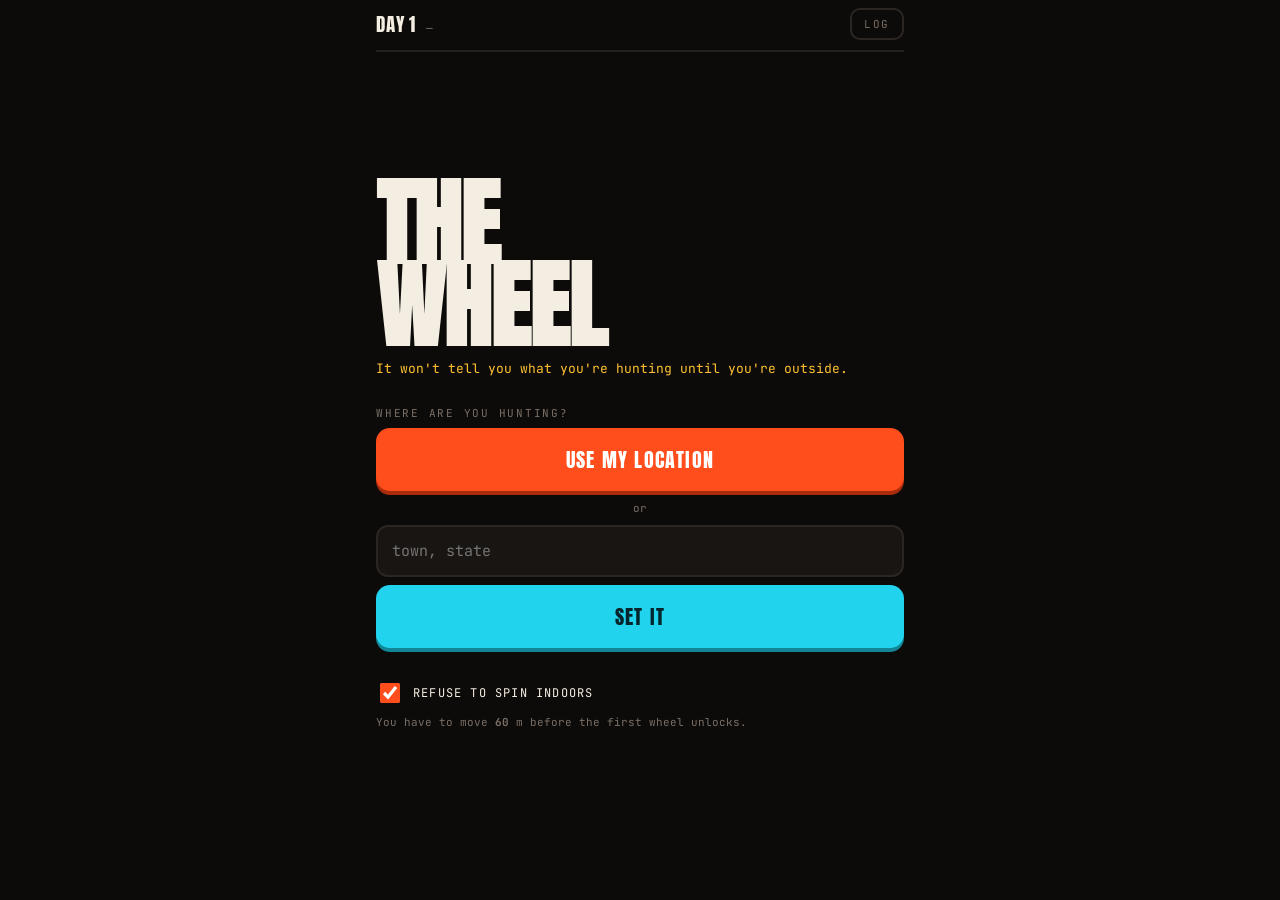
<file: index.html>
<!DOCTYPE html>
<html lang="en">
<head>
<meta charset="utf-8">
<meta name="viewport" content="width=device-width, initial-scale=1, viewport-fit=cover, user-scalable=no">
<meta name="apple-mobile-web-app-capable" content="yes">
<meta name="apple-mobile-web-app-status-bar-style" content="black-translucent">
<title>THE WHEEL</title>
<link rel="preconnect" href="https://fonts.googleapis.com">
<link rel="preconnect" href="https://fonts.gstatic.com" crossorigin>
<link href="https://fonts.googleapis.com/css2?family=Anton&family=JetBrains+Mono:wght@400;700&display=swap" rel="stylesheet">
<link rel="stylesheet" href="style.css?v=8">
</head>
<body>

<div id="app">

  <!-- ============ TOP BAR ============ -->
  <header id="bar">
    <div class="bar-l">
      <span id="dayCount">DAY 1</span>
      <span id="place" class="muted">—</span>
    </div>
    <div class="bar-r">
      <span id="timer" class="hidden">00:00</span>
      <button id="logBtn" class="ghost">LOG</button>
    </div>
  </header>

  <!-- ============ SETUP ============ -->
  <section id="setup" class="screen">
    <h1 class="huge">THE<br>WHEEL</h1>
    <p class="lede">It won't tell you what you're hunting until you're outside.</p>

    <div class="field">
      <label>WHERE ARE YOU HUNTING?</label>
      <button id="useGps" class="big">USE MY LOCATION</button>
      <div class="or">or</div>
      <input id="manualPlace" type="text" placeholder="town, state" autocomplete="off">
      <button id="useManual" class="big alt">SET IT</button>
    </div>

    <label class="toggle">
      <input type="checkbox" id="indoorLock" checked>
      <span>REFUSE TO SPIN INDOORS</span>
    </label>
    <p class="fineprint">You have to move <b id="lockMeters">60</b> m before the first wheel unlocks.</p>

    <div id="setupStatus" class="status"></div>
  </section>

  <!-- ============ THE CHAIN ============ -->
  <section id="chain" class="screen hidden">

    <div id="lockNotice" class="locknotice hidden">
      <div class="lock-big">LOCKED</div>
      <div class="lock-sub">GET OUTSIDE</div>
      <div class="lock-meter"><div id="lockFill"></div></div>
      <div class="lock-num"><span id="lockNow">0</span> / <span id="lockNeed">60</span> m</div>
      <button id="killLock" class="ghost small">override</button>
    </div>

    <div id="stageLabel" class="stagelabel">OBJECT</div>

    <div id="wheelWrap">
      <div id="pointer"></div>
      <canvas id="wheel" width="720" height="720"></canvas>
      <div id="spinHint">FLICK IT</div>
    </div>

    <div id="breadcrumb"></div>
    <div id="loadNote" class="status"></div>
  </section>

  <!-- ============ THE BRIEF ============ -->
  <section id="brief" class="screen hidden">
    <div class="brief-head">TODAY'S HUNT</div>

    <div id="downgrade" class="downgrade hidden">
      <span class="dg-from">CATCH</span>
      <span class="dg-arrow">▸</span>
      <span class="dg-to">PHOTOGRAPHY</span>
      <div class="dg-why"></div>
    </div>

    <div class="brief-card">
      <div id="strip" class="strip hidden">
        <div class="strip-scroll" id="stripScroll"></div>
        <div class="dots" id="stripDots"></div>
        <div class="credit" id="stripCredit"></div>
      </div>
      <div class="brief-kind"><span id="briefKind">CREATURE</span></div>
      <div class="brief-no" id="briefNo">#000</div>
      <div class="brief-name" id="briefName">—</div>
      <div class="brief-sci" id="briefSci">—</div>
      <div class="brief-rarity" id="briefRarity"></div>
    </div>

    <div class="brief-rows">
      <div class="brow"><span>MODE</span><b id="briefMode">—</b></div>
    </div>

    <div class="brief-actions">
      <button id="foundIt" class="big win">GOT IT</button>
      <button id="missedIt" class="big lose">FAILED</button>
    </div>
    <button id="abandon" class="ghost small">abandon hunt</button>
  </section>

  <!-- ============ FIELD LOG ============ -->
  <section id="log" class="screen hidden">
    <div class="log-head">
      <h2>FIELD LOG</h2>
      <button id="closeLog" class="ghost">CLOSE</button>
    </div>
    <div id="logStats" class="logstats"></div>
    <div id="logList"></div>
    <button id="newHunt" class="big">NEW HUNT</button>
    <button id="wipe" class="ghost small">erase everything</button>
  </section>

</div>

<script src="app.js?v=8"></script>
</body>
</html>
</file>
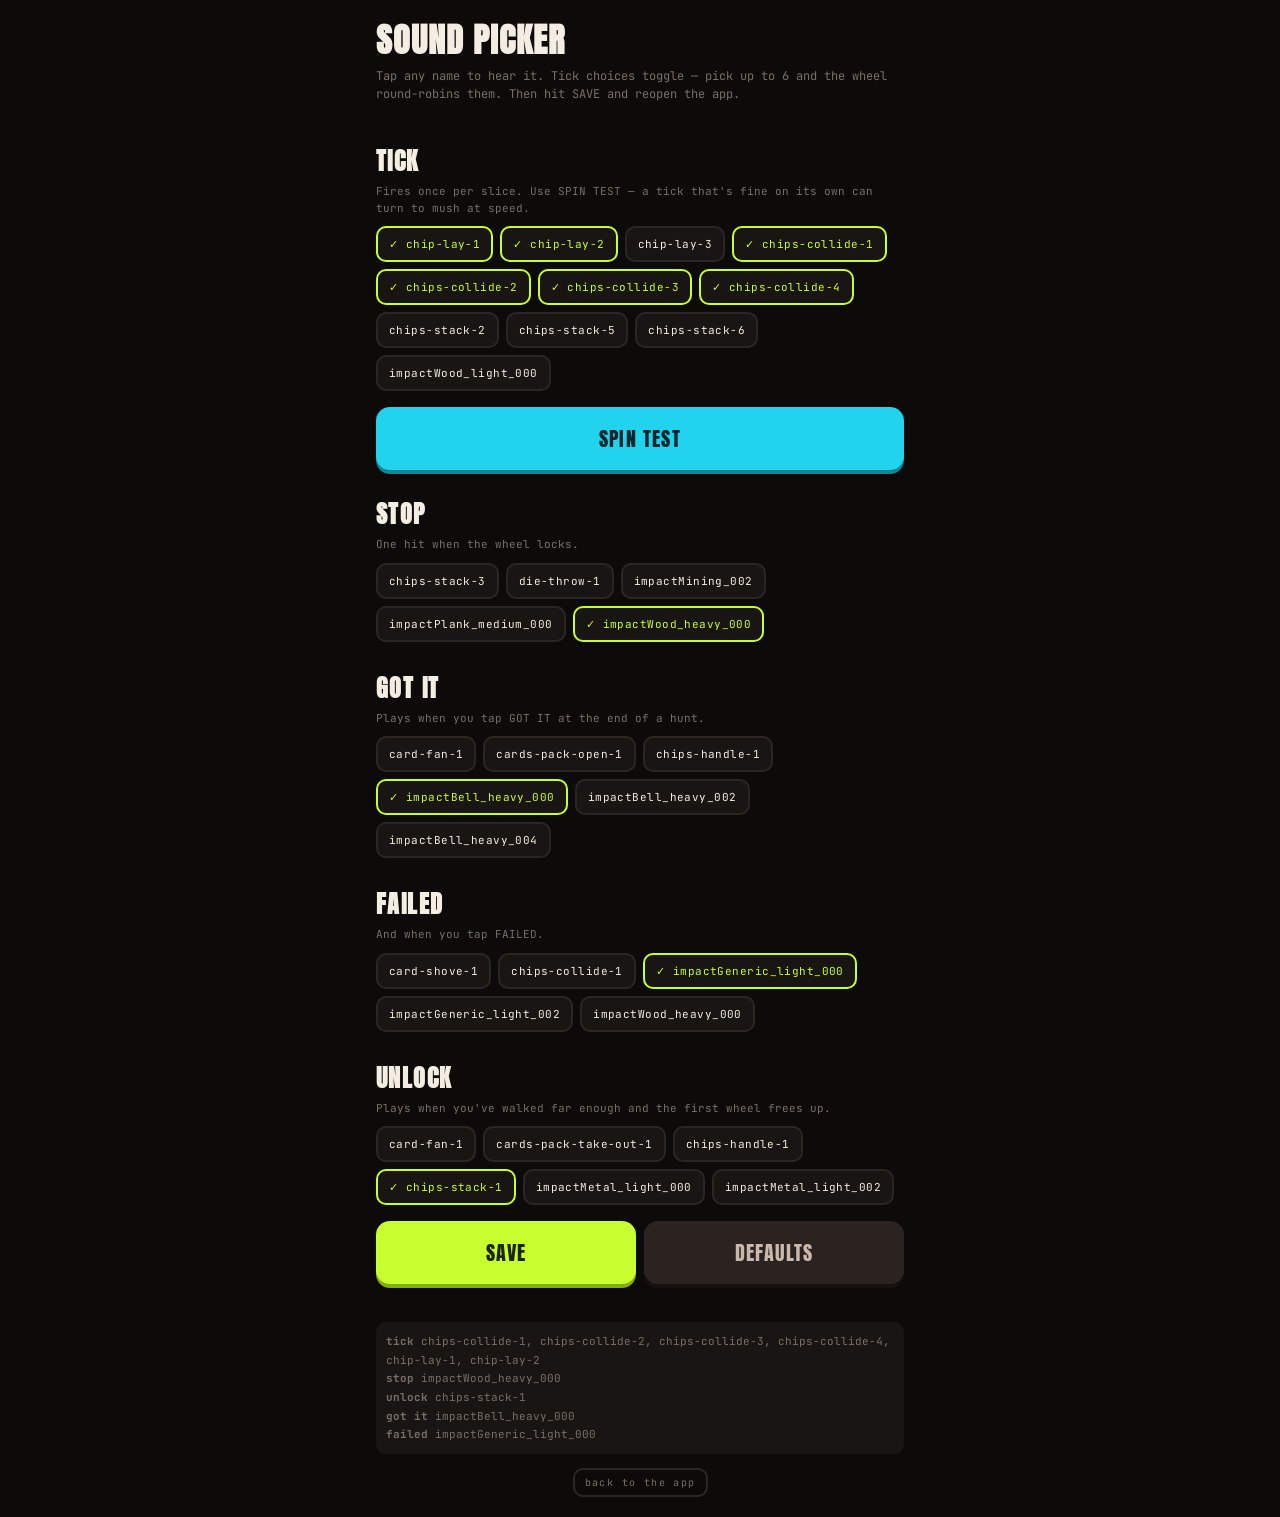
<file: sounds.html>
<!DOCTYPE html>
<html lang="en">
<head>
<meta charset="utf-8">
<meta name="viewport" content="width=device-width, initial-scale=1, viewport-fit=cover">
<title>THE WHEEL — sound picker</title>
<link href="https://fonts.googleapis.com/css2?family=Anton&family=JetBrains+Mono:wght@400;700&display=swap" rel="stylesheet">
<link rel="stylesheet" href="style.css?v=5">
<style>
  #app{justify-content:flex-start}
  h1{font-family:Anton,Impact,sans-serif;font-size:34px;margin:6px 0 2px;letter-spacing:.03em}
  .sub{font-size:12px;color:var(--dim);line-height:1.5;margin:0 0 18px}
  h2{font-family:Anton,Impact,sans-serif;font-size:24px;margin:22px 0 4px;letter-spacing:.06em}
  .hint{font-size:11px;color:var(--dim);margin:0 0 10px;line-height:1.5}
  .row{display:flex;flex-wrap:wrap;gap:7px;margin-bottom:6px}
  .cand{
    background:var(--ink2);border:2px solid #2c2622;border-radius:10px;
    padding:9px 11px;font-family:inherit;font-size:11px;color:var(--paper);letter-spacing:.04em;
  }
  .cand:active{background:#2c2622}
  .cand.on{border-color:var(--acid);color:var(--acid)}
  .cand.on::before{content:'✓ '}
  .bar{display:flex;gap:8px;margin:10px 0 4px}
  .bar .big{margin:0}
  .note{font-size:11px;color:var(--gold);min-height:16px;margin-top:8px;line-height:1.5}
  .picked{background:var(--ink2);border-radius:10px;padding:10px;font-size:11px;color:var(--dim);line-height:1.7;margin-top:10px;word-break:break-all}
</style>
</head>
<body>
<div id="app">
  <h1>SOUND PICKER</h1>
  <p class="sub">Tap any name to hear it. Tick choices toggle — pick up to 6 and the wheel
  round-robins them. Then hit SAVE and reopen the app.</p>

  <h2>TICK</h2>
  <p class="hint">Fires once per slice. Use SPIN TEST — a tick that's fine on its own can turn to mush at speed.</p>
  <div class="row" id="rowTick"></div>
  <div class="bar"><button class="big alt" id="spinTest">SPIN TEST</button></div>

  <h2>STOP</h2>
  <p class="hint">One hit when the wheel locks.</p>
  <div class="row" id="rowThunk"></div>

  <h2>GOT IT</h2>
  <p class="hint">Plays when you tap GOT IT at the end of a hunt.</p>
  <div class="row" id="rowWin"></div>

  <h2>FAILED</h2>
  <p class="hint">And when you tap FAILED.</p>
  <div class="row" id="rowLose"></div>

  <h2>UNLOCK</h2>
  <p class="hint">Plays when you've walked far enough and the first wheel frees up.</p>
  <div class="row" id="rowUnlock"></div>

  <div class="bar">
    <button class="big win" id="save">SAVE</button>
    <button class="big lose" id="reset">DEFAULTS</button>
  </div>
  <div class="note" id="note"></div>
  <div class="picked" id="picked"></div>
  <a href="index.html" class="ghost small" style="text-align:center;text-decoration:none">back to the app</a>
</div>

<script>
const LIB = {
"lose": [
{
"file": "snd/lib/lose--card-shove-1.wav",
"name": "card-shove-1"
},
{
"file": "snd/lib/lose--chips-collide-1.wav",
"name": "chips-collide-1"
},
{
"file": "snd/lib/lose--impactGeneric_light_000.wav",
"name": "impactGeneric_light_000"
},
{
"file": "snd/lib/lose--impactGeneric_light_002.wav",
"name": "impactGeneric_light_002"
},
{
"file": "snd/lib/lose--impactWood_heavy_000.wav",
"name": "impactWood_heavy_000"
}
],
"thunk": [
{
"file": "snd/lib/thunk--chips-stack-3.wav",
"name": "chips-stack-3"
},
{
"file": "snd/lib/thunk--die-throw-1.wav",
"name": "die-throw-1"
},
{
"file": "snd/lib/thunk--impactMining_002.wav",
"name": "impactMining_002"
},
{
"file": "snd/lib/thunk--impactPlank_medium_000.wav",
"name": "impactPlank_medium_000"
},
{
"file": "snd/lib/thunk--impactWood_heavy_000.wav",
"name": "impactWood_heavy_000"
}
],
"tick": [
{
"file": "snd/lib/tick--chip-lay-1.wav",
"name": "chip-lay-1"
},
{
"file": "snd/lib/tick--chip-lay-2.wav",
"name": "chip-lay-2"
},
{
"file": "snd/lib/tick--chip-lay-3.wav",
"name": "chip-lay-3"
},
{
"file": "snd/lib/tick--chips-collide-1.wav",
"name": "chips-collide-1"
},
{
"file": "snd/lib/tick--chips-collide-2.wav",
"name": "chips-collide-2"
},
{
"file": "snd/lib/tick--chips-collide-3.wav",
"name": "chips-collide-3"
},
{
"file": "snd/lib/tick--chips-collide-4.wav",
"name": "chips-collide-4"
},
{
"file": "snd/lib/tick--chips-stack-2.wav",
"name": "chips-stack-2"
},
{
"file": "snd/lib/tick--chips-stack-5.wav",
"name": "chips-stack-5"
},
{
"file": "snd/lib/tick--chips-stack-6.wav",
"name": "chips-stack-6"
},
{
"file": "snd/lib/tick--impactWood_light_000.wav",
"name": "impactWood_light_000"
}
],
"unlock": [
{
"file": "snd/lib/unlock--card-fan-1.wav",
"name": "card-fan-1"
},
{
"file": "snd/lib/unlock--cards-pack-take-out-1.wav",
"name": "cards-pack-take-out-1"
},
{
"file": "snd/lib/unlock--chips-handle-1.wav",
"name": "chips-handle-1"
},
{
"file": "snd/lib/unlock--chips-stack-1.wav",
"name": "chips-stack-1"
},
{
"file": "snd/lib/unlock--impactMetal_light_000.wav",
"name": "impactMetal_light_000"
},
{
"file": "snd/lib/unlock--impactMetal_light_002.wav",
"name": "impactMetal_light_002"
}
],
"win": [
{
"file": "snd/lib/win--card-fan-1.wav",
"name": "card-fan-1"
},
{
"file": "snd/lib/win--cards-pack-open-1.wav",
"name": "cards-pack-open-1"
},
{
"file": "snd/lib/win--chips-handle-1.wav",
"name": "chips-handle-1"
},
{
"file": "snd/lib/win--impactBell_heavy_000.wav",
"name": "impactBell_heavy_000"
},
{
"file": "snd/lib/win--impactBell_heavy_002.wav",
"name": "impactBell_heavy_002"
},
{
"file": "snd/lib/win--impactBell_heavy_004.wav",
"name": "impactBell_heavy_004"
}
]
};
// the lib copies of whatever snd/tick*.wav currently are, so the buttons show as ticked
const DEFAULTS = {
  tick: ['chips-collide-1','chips-collide-2','chips-collide-3','chips-collide-4','chip-lay-1','chip-lay-2']
          .map(n => `snd/lib/tick--${n}.wav`),
  thunk: 'snd/lib/thunk--impactWood_heavy_000.wav',
  unlock: 'snd/lib/unlock--chips-stack-1.wav',
  win: 'snd/lib/win--impactBell_heavy_000.wav',
  lose: 'snd/lib/lose--impactGeneric_light_000.wav',
};
const DB = {
  get(k,d){ try { return JSON.parse(localStorage.getItem('wheel.'+k)) ?? d; } catch { return d; } },
  set(k,v){ try { localStorage.setItem('wheel.'+k, JSON.stringify(v)); } catch {} },
};

let AC = null, cache = new Map();
const ctx = () => (AC = AC || new (window.AudioContext||window.webkitAudioContext)());
async function buf(url){
  if (cache.has(url)) return cache.get(url);
  const b = await ctx().decodeAudioData(await (await fetch(url)).arrayBuffer());
  cache.set(url, b); return b;
}
async function play(url, rate=1, gain=1){
  try {
    const s = ctx().createBufferSource(), g = ctx().createGain();
    s.buffer = await buf(url); s.playbackRate.value = rate; g.gain.value = gain;
    s.connect(g); g.connect(ctx().destination); s.start();
  } catch(e){ note('could not play ' + url); }
}
const note = t => document.getElementById('note').textContent = t;

// current selection, seeded from whatever the app is using
let saved = DB.get('sndPick', null);
let sel = {
  tick:   (saved && saved.tick && saved.tick.length) ? saved.tick.slice() : DEFAULTS.tick.slice(),
  thunk:  (saved && saved.thunk)  || DEFAULTS.thunk,
  unlock: (saved && saved.unlock) || DEFAULTS.unlock,
  win:    (saved && saved.win)    || DEFAULTS.win,
  lose:   (saved && saved.lose)   || DEFAULTS.lose,
};

function build(role, el){
  el.innerHTML = '';
  LIB[role].forEach(c => {
    const b = document.createElement('button');
    b.className = 'cand'; b.textContent = c.name; b.dataset.file = c.file;
    b.onclick = () => {
      play(c.file, 1, role === 'tick' ? 0.8 : 0.95);
      if (role === 'tick') {
        const i = sel.tick.indexOf(c.file);
        if (i >= 0) sel.tick.splice(i,1);
        else { if (sel.tick.length >= 6) sel.tick.shift(); sel.tick.push(c.file); }
        note(`${sel.tick.length} tick take${sel.tick.length===1?'':'s'} selected`);
      } else { sel[role] = c.file; }
      paint();
    };
    el.appendChild(b);
  });
}

function paint(){
  document.querySelectorAll('.cand').forEach(b => {
    const f = b.dataset.file;
    b.classList.toggle('on', sel.tick.includes(f) || sel.thunk === f || sel.unlock === f || sel.win === f || sel.lose === f);
  });
  document.getElementById('picked').innerHTML =
    `<b>tick</b> ${sel.tick.map(f=>f.split('--').pop().replace('.wav','')).join(', ') || '(none — will use defaults)'}<br>` +
    `<b>stop</b> ${sel.thunk.split('--').pop().replace('.wav','')}<br>` +
    `<b>unlock</b> ${sel.unlock.split('--').pop().replace('.wav','')}<br>` +
    `<b>got it</b> ${sel.win.split('--').pop().replace('.wav','')}<br>` +
    `<b>failed</b> ${sel.lose.split('--').pop().replace('.wav','')}`;
}

// replays the app's real physics so you hear the slowdown, not one isolated click
document.getElementById('spinTest').onclick = async () => {
  const list = sel.tick.length ? sel.tick : DEFAULTS.tick;
  await Promise.all(list.map(u => buf(u).catch(()=>null)));
  let rot = 0, vel = 24, t = 0, last = -1, n = 0;
  const SLICES = 12, step = Math.PI*2/SLICES, dt = 1/120;
  note('spinning…');
  while (Math.abs(vel) > 0.22 && t < 14 && n < 400) {
    rot += vel*dt; vel *= Math.pow(0.32, dt); t += dt;
    const s = Math.floor(rot/step);
    if (s !== last) {
      last = s; n++;
      const fast = Math.min(1, Math.abs(vel)/20);
      const u = list[n % list.length];
      setTimeout(() => play(u, 0.94 + Math.random()*0.12 + fast*0.16, 0.78 - fast*0.34), t*1000);
    }
  }
  setTimeout(() => { play(sel.thunk, 0.97+Math.random()*0.06, 0.95); note(`${n} ticks then the stop`); }, t*1000 + 120);
};

document.getElementById('save').onclick = () => {
  if (!sel.tick.length) return note('pick at least one tick');
  DB.set('sndPick', sel);
  note('saved — reopen the app and flick a wheel');
};
document.getElementById('reset').onclick = () => {
  DB.set('sndPick', null);
  sel = { tick: DEFAULTS.tick.slice(), thunk: DEFAULTS.thunk, unlock: DEFAULTS.unlock, win: DEFAULTS.win, lose: DEFAULTS.lose };
  paint(); note('back to defaults');
};

build('tick', document.getElementById('rowTick'));
build('thunk', document.getElementById('rowThunk'));
build('unlock', document.getElementById('rowUnlock'));
build('win', document.getElementById('rowWin'));
build('lose', document.getElementById('rowLose'));
paint();
document.addEventListener('pointerdown', () => { ctx(); if (AC.state==='suspended') AC.resume(); }, {once:true});
</script>
</body>
</html>
</file>
<file: style.css>
:root{
  --ink:#0d0b0a;
  --ink2:#191512;
  --paper:#f4ede1;
  --hot:#ff4d1c;
  --acid:#c8ff2e;
  --sky:#22d3ee;
  --gold:#ffc233;
  --dim:#7a6f66;
}
*{box-sizing:border-box;-webkit-tap-highlight-color:transparent}
html,body{margin:0;padding:0;height:100%}
body{
  background:var(--ink);
  color:var(--paper);
  font-family:"JetBrains Mono",ui-monospace,monospace;
  overscroll-behavior:none;
  touch-action:manipulation;
  -webkit-user-select:none;user-select:none;
}
#app{
  max-width:560px;margin:0 auto;min-height:100%;
  padding:calc(env(safe-area-inset-top) + 8px) 16px calc(env(safe-area-inset-bottom) + 20px);
  display:flex;flex-direction:column;
}
.hidden{display:none !important}
.muted{color:var(--dim)}

/* ---------- top bar ---------- */
#bar{
  display:flex;justify-content:space-between;align-items:center;
  font-size:12px;letter-spacing:.12em;padding-bottom:10px;
  border-bottom:2px solid #241f1b;margin-bottom:14px;
}
.bar-l{display:flex;gap:10px;align-items:baseline}
#dayCount{font-family:Anton,Impact,sans-serif;font-size:19px;letter-spacing:.04em}
#place{font-size:11px;max-width:120px;overflow:hidden;text-overflow:ellipsis;white-space:nowrap}
.bar-r{display:flex;gap:10px;align-items:center}
#timer{
  font-family:Anton,Impact,sans-serif;font-size:22px;color:var(--acid);
  letter-spacing:.02em;font-variant-numeric:tabular-nums;
}

/* ---------- buttons ---------- */
button{font-family:inherit;cursor:pointer;border:0}
.big{
  display:block;width:100%;padding:16px;margin:8px 0;
  background:var(--hot);color:#fff;border-radius:14px;
  font-family:Anton,Impact,sans-serif;font-size:20px;letter-spacing:.06em;
  box-shadow:0 4px 0 #a92c0c;
  transition:transform .06s,box-shadow .06s;
}
.big:active{transform:translateY(3px);box-shadow:0 1px 0 #a92c0c}
.big.alt{background:var(--sky);color:#04252b;box-shadow:0 4px 0 #128596}
.big.alt:active{box-shadow:0 1px 0 #128596}
.big.win{background:var(--acid);color:#1c2400;box-shadow:0 4px 0 #86ab13}
.big.win:active{box-shadow:0 1px 0 #86ab13}
.big.lose{background:#2a2320;color:#c9b8ac;box-shadow:0 4px 0 #17120f}
.big.lose:active{box-shadow:0 1px 0 #17120f}
.ghost{
  background:transparent;color:var(--dim);border:2px solid #2c2622;
  border-radius:10px;padding:7px 12px;font-size:11px;letter-spacing:.14em;
}
.ghost.small{font-size:10px;padding:6px 10px;margin:14px auto 0;display:block}

/* ---------- screens ---------- */
.screen{flex:1;display:flex;flex-direction:column;justify-content:center}
.huge{
  font-family:Anton,Impact,sans-serif;font-size:clamp(56px,17vw,96px);
  line-height:.85;margin:0 0 12px;letter-spacing:-.01em;
}
.lede{color:var(--gold);font-size:13px;line-height:1.5;margin:0 0 28px}
.field{margin-bottom:18px}
label{display:block;font-size:11px;letter-spacing:.16em;color:var(--dim);margin-bottom:8px}
input[type=text]{
  width:100%;padding:14px;background:var(--ink2);border:2px solid #2c2622;
  border-radius:12px;color:var(--paper);font-family:inherit;font-size:15px;
}
input[type=text]:focus{outline:none;border-color:var(--gold)}
.or{text-align:center;color:var(--dim);font-size:11px;margin:10px 0}
.toggle{display:flex;align-items:center;gap:10px;margin:6px 0;letter-spacing:.1em;color:var(--paper);font-size:12px}
.toggle input{width:20px;height:20px;accent-color:var(--hot)}
.fineprint{font-size:11px;color:var(--dim);margin:2px 0 0;line-height:1.5}
.status{font-size:12px;color:var(--gold);margin-top:14px;min-height:18px;line-height:1.5}

/* ---------- wheel ---------- */
.stagelabel{
  text-align:center;font-family:Anton,Impact,sans-serif;
  font-size:clamp(30px,10vw,48px);letter-spacing:.06em;margin-bottom:2px;
}
#wheelWrap{position:relative;width:100%;aspect-ratio:1;margin:6px auto;max-width:420px}
#wheel{width:100%;height:100%;display:block;touch-action:none}
#pointer{
  position:absolute;top:-4px;left:50%;transform:translateX(-50%);
  width:0;height:0;border-left:16px solid transparent;border-right:16px solid transparent;
  border-top:30px solid var(--paper);z-index:3;
  filter:drop-shadow(0 3px 0 rgba(0,0,0,.5));
}
#spinHint{
  position:absolute;inset:0;display:flex;align-items:center;justify-content:center;
  font-family:Anton,Impact,sans-serif;font-size:16px;letter-spacing:.2em;
  color:var(--ink);pointer-events:none;z-index:2;
}
#breadcrumb{display:flex;flex-wrap:wrap;gap:6px;justify-content:center;margin-top:10px;min-height:26px}
.crumb{
  background:var(--ink2);border:2px solid #2c2622;border-radius:8px;
  padding:5px 9px;font-size:10px;letter-spacing:.1em;
}
.crumb b{color:var(--gold);font-weight:700}

/* ---------- indoor lock ---------- */
.locknotice{text-align:center;padding:20px 0}
.lock-big{font-family:Anton,Impact,sans-serif;font-size:clamp(48px,15vw,80px);color:var(--hot);line-height:.9}
.lock-sub{font-family:Anton,Impact,sans-serif;font-size:20px;letter-spacing:.14em;margin-bottom:18px}
.lock-meter{height:14px;background:var(--ink2);border:2px solid #2c2622;border-radius:99px;overflow:hidden}
#lockFill{height:100%;width:0;background:var(--acid);transition:width .3s}
.lock-num{font-size:12px;color:var(--dim);margin-top:8px;font-variant-numeric:tabular-nums}

/* ---------- brief ---------- */
.brief-head{font-size:11px;letter-spacing:.24em;color:var(--dim);text-align:center;margin-bottom:12px}
.downgrade{
  background:#3a1206;border:2px solid var(--hot);border-radius:12px;
  padding:12px;text-align:center;margin-bottom:14px;
}
.dg-from{font-family:Anton,sans-serif;font-size:20px;color:#8a6a5e;text-decoration:line-through}
.dg-arrow{color:var(--hot);margin:0 8px}
.dg-to{font-family:Anton,sans-serif;font-size:20px;color:var(--gold)}
.dg-why{font-size:11px;color:#c99a86;margin-top:6px}
.brief-card{
  background:var(--ink2);border:2px solid #2c2622;border-radius:18px;
  padding:18px;text-align:center;overflow:hidden;
}
.strip{margin:-4px -4px 12px}
.strip-scroll{
  display:flex;gap:8px;overflow-x:auto;scroll-snap-type:x mandatory;
  -webkit-overflow-scrolling:touch;scrollbar-width:none;border-radius:14px;
}
.strip-scroll::-webkit-scrollbar{display:none}
.strip-scroll img{
  flex:0 0 100%;width:100%;aspect-ratio:4/3;object-fit:cover;
  border-radius:14px;scroll-snap-align:center;background:#221d1a;
}
.dots{display:flex;gap:6px;justify-content:center;margin-top:8px}
.dot{width:7px;height:7px;border-radius:99px;background:#3a322c;transition:background .2s,width .2s}
.dot.on{background:var(--gold);width:18px}
.credit{font-size:9px;color:#5f554d;margin-top:6px;line-height:1.4;overflow:hidden;text-overflow:ellipsis;white-space:nowrap}
.newtag.caught{background:#2c2622;color:var(--dim)}
.stat.wide{flex:1.6}
.stat b i{font-style:normal;color:var(--dim);font-size:17px}
.newtag{
  display:inline-block;vertical-align:middle;background:var(--acid);color:#1c2400;
  font-family:"JetBrains Mono",monospace;font-weight:700;font-size:11px;letter-spacing:.16em;
  padding:4px 7px;border-radius:6px;margin-left:8px;position:relative;top:-4px;
}
.brief-no{
  font-family:Anton,Impact,sans-serif;font-size:34px;color:var(--gold);
  line-height:1;letter-spacing:.02em;margin-top:2px;
}
.brief-kind{font-size:11px;letter-spacing:.2em;color:var(--sky)}
.brief-name{font-family:Anton,Impact,sans-serif;font-size:clamp(28px,9vw,42px);line-height:1.02;margin:6px 0 2px}
.brief-sci{font-size:12px;color:var(--dim);font-style:italic}
.brief-rarity{font-size:11px;color:var(--gold);margin-top:10px;letter-spacing:.1em}
.brief-rows{margin:14px 0}
.brow{
  display:flex;justify-content:space-between;align-items:center;
  padding:12px 14px;background:var(--ink2);border-radius:12px;margin-bottom:8px;
}
.brow span{font-size:11px;letter-spacing:.18em;color:var(--dim)}
.brow b{font-family:Anton,Impact,sans-serif;font-size:20px;letter-spacing:.04em}
.brief-actions{display:flex;gap:10px}
.brief-actions .big{margin:8px 0 0}

/* ---------- log ---------- */
.log-head{display:flex;justify-content:space-between;align-items:center;margin-bottom:12px}
.log-head h2{font-family:Anton,Impact,sans-serif;font-size:30px;margin:0;letter-spacing:.04em}
.logstats{display:flex;gap:8px;margin-bottom:14px}
.stat{flex:1;background:var(--ink2);border-radius:12px;padding:10px;text-align:center}
.stat{padding:10px 6px}
.stat b{display:block;font-family:Anton,sans-serif;font-size:24px;color:var(--acid)}
.stat span{font-size:8px;letter-spacing:.1em;color:var(--dim)}
#logList{flex:1;overflow-y:auto;-webkit-overflow-scrolling:touch;margin-bottom:12px}
.entry{
  display:flex;gap:10px;align-items:center;padding:10px;
  border-bottom:2px solid #1e1a17;
}
.entry .e-day{font-family:Anton,sans-serif;font-size:15px;color:var(--dim);width:46px;flex:none}
.entry .e-mid{flex:1;min-width:0}
.entry .e-name{font-size:13px;overflow:hidden;text-overflow:ellipsis;white-space:nowrap}
.entry .e-no{color:var(--gold);font-weight:700}
.entry .e-meta{font-size:10px;color:var(--dim);letter-spacing:.08em}
.entry .e-res{font-family:Anton,sans-serif;font-size:13px;flex:none}
.e-res.ok{color:var(--acid)}
.e-res.no{color:var(--hot)}
.empty{color:var(--dim);font-size:12px;text-align:center;padding:30px 0;line-height:1.6}
</file>
